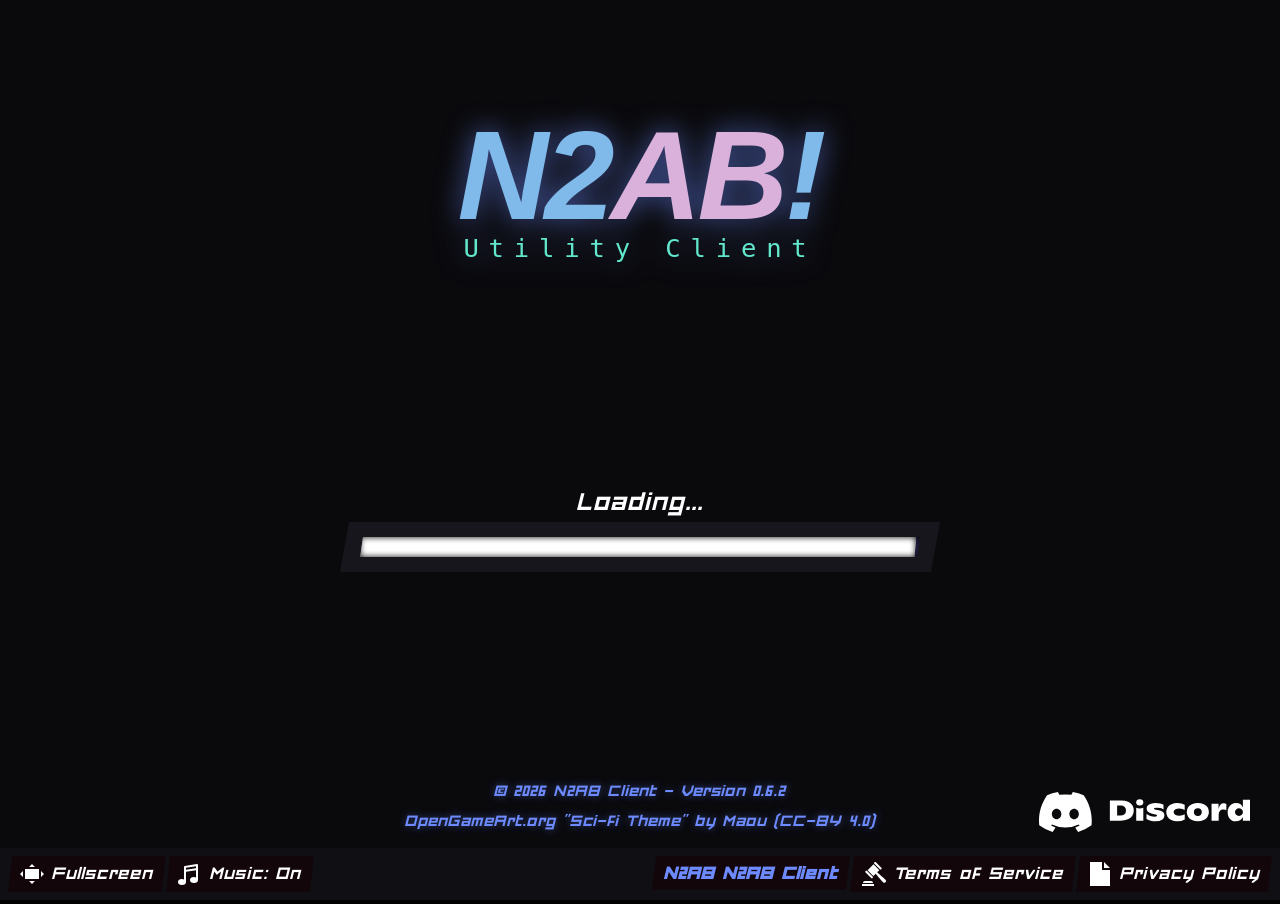
<file: index.html>
<!doctype html><html><head><meta charset="utf-8"><link rel="preload" href="forced_square.woff2" as="font" type="font/woff2" crossorigin="anonymous"/><link rel="preload" href="images/logo.svg" as="image" type="image/svg+xml"/><link rel="preload" href="images/discord.svg" as="image" type="image/svg+xml"/><link rel="manifest" href="manifest.json"/><link rel="icon" href="https://tierlist.pcsmp.net/logo.png" type="image/png"/><meta name="viewport" content="width=device-width,initial-scale=1,minimum-scale=1,maximum-scale=1,viewport-fit=cover,user-scalable=no"><script defer="defer" src="error_screen.bundle.js"></script><script src="n2ab_client.wasm.js"></script><script src="n2ab_client.bundle.js"></script><script defer="defer" src="main.bundle.js"></script></head><body><canvas id="screen"></canvas><div id="ui"></div><div id="transition-layer"></div></body></html>
</file>
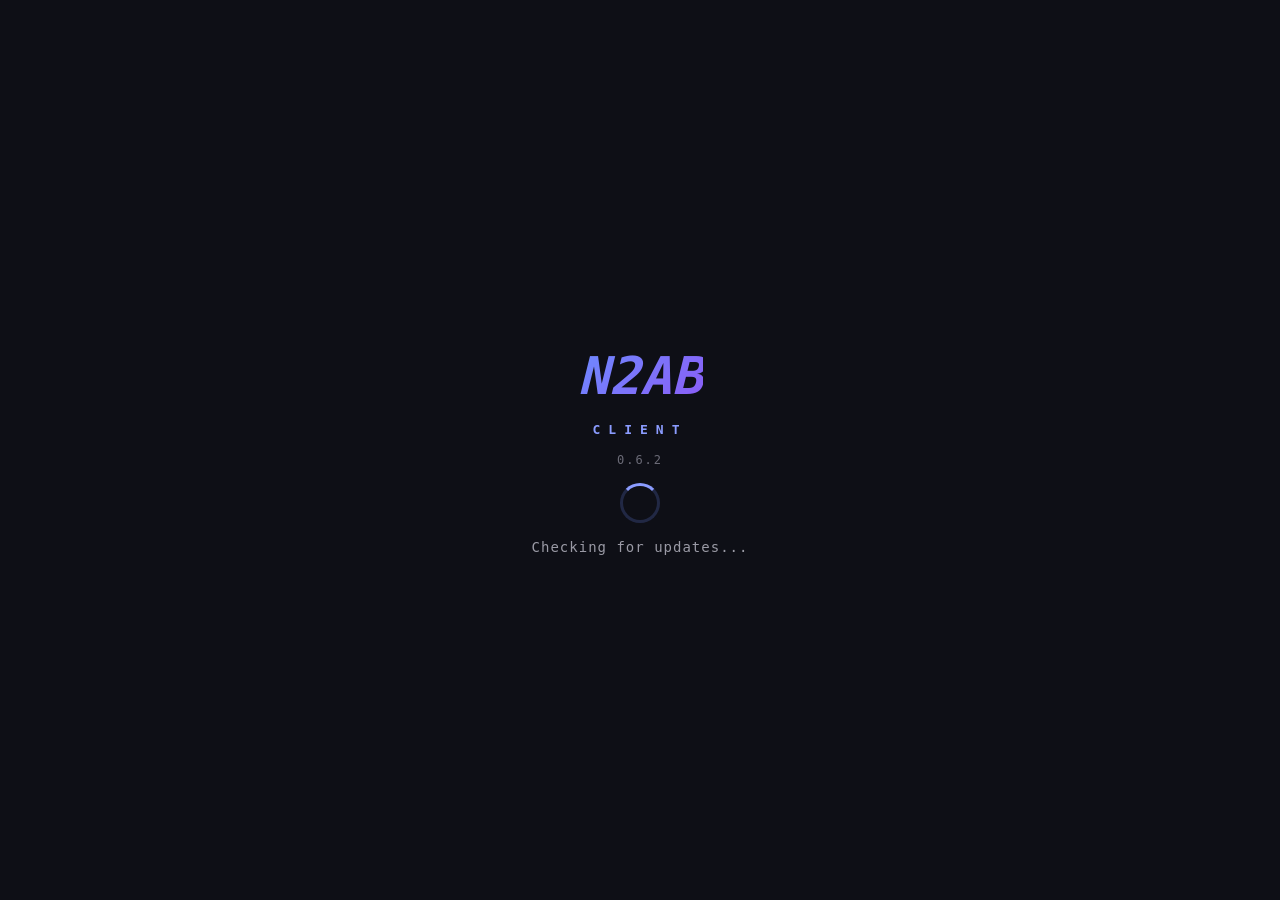
<file: n2ab_client.splash.html>
<!doctype html>
<meta charset="utf-8" />
<style>
  html, body { margin: 0; height: 100%; background: #0e0f16; color: #fff; font-family: ui-monospace, monospace; overflow: hidden; }
  .w { position: absolute; inset: 0; display: flex; flex-direction: column; align-items: center; justify-content: center; gap: 16px; }
  .logo { font-size: 52px; font-weight: 900; font-style: italic; background: linear-gradient(135deg,#6d8bff,#8b5cf6); -webkit-background-clip: text; background-clip: text; -webkit-text-fill-color: transparent; }
  .logo b { color: inherit; }
  .sub { color: #8b9cff; letter-spacing: 8px; font-size: 13px; font-weight: 800; }
  .ver { color: #6a6a76; font-size: 12px; letter-spacing: 2px; }
  .ver i { color: #8b9cff; font-style: normal; margin: 0 4px; }
  .ver u { color: #fff; text-decoration: none; font-weight: 700; }
  .spin { width: 34px; height: 34px; border: 3px solid rgba(109,139,255,.2); border-top-color: #8b9cff; border-radius: 50%; animation: s .8s linear infinite; }
  @keyframes s { to { transform: rotate(360deg); } }
  .wrap { width: 420px; display: none; flex-direction: column; gap: 8px; }
  .bar { height: 22px; background: #151725; border: 1px solid rgba(109,139,255,.4); overflow: hidden; position: relative; }
  .fill {
    height: 100%; width: 0; transition: width .18s linear;
    background-image: repeating-linear-gradient(115deg, #6d8bff 0 14px, #8b5cf6 14px 28px);
    background-size: 28px 100%;
    animation: stripe .55s linear infinite;
    box-shadow: 0 0 18px rgba(109,139,255,.45);
  }
  @keyframes stripe { to { background-position: 28px 0; } }
  .pct { position: absolute; inset: 0; display: flex; align-items: center; justify-content: center; font-size: 11px; font-weight: 800; letter-spacing: 2px; color: #fff; text-shadow: 0 1px 3px rgba(0,0,0,.9); }
  .meta { display: flex; justify-content: space-between; font-size: 11px; color: #6a6a76; letter-spacing: 1px; }
  .msg { color: #9a9aa5; font-size: 14px; letter-spacing: 1px; }
  @media (prefers-reduced-motion: reduce) {
    .spin { animation: none; }
    .fill { animation: none; }
  }
</style>

<div class="w">
  <div class="logo">N2<b>AB</b></div>
  <div class="sub">CLIENT</div>
  <div class="ver" id="v">0.6.2</div>
  <div class="spin" id="spin"></div>
  <div class="wrap" id="bw">
    <div class="bar">
      <div class="fill" id="fl"></div>
      <div class="pct" id="pc"></div>
    </div>
    <div class="meta">
      <span id="mb"></span>
      <span id="tot"></span>
    </div>
  </div>
  <div class="msg" id="m">Checking for updates...</div>
</div>

<script>
  const $ = (id) => document.getElementById(id);
  const mbs = (n) => (n / 1048576).toFixed(1) + " MB";

  window.n2ab = (d) => {
    if (d.state === "local") {
      $("v").innerHTML = d.game + " &middot; build <u>" + d.build + "</u>";
      return;
    }
    if (d.state === "info") {
      $("v").innerHTML = d.game + " &middot; build " + d.from + "<i>&rarr;</i><u>" + d.to + "</u>";
      return;
    }
    if (d.state === "downloading") {
      $("spin").style.display = "none";
      $("bw").style.display = "flex";
      const p = d.pct || 0;
      $("fl").style.width = p + "%";
      $("pc").textContent = p + "%";
      if (d.got) {
        $("mb").textContent = mbs(d.got);
        $("tot").textContent = d.total ? mbs(d.total) : "";
      }
      $("m").textContent = "Downloading update";
    } else if (d.state === "verifying") {
      $("m").textContent = "Verifying download";
    } else if (d.state === "restarting") {
      $("m").textContent = "Restarting";
    } else if (d.state === "uptodate") {
      $("spin").style.display = "none";
      if (d.build != null) $("v").innerHTML = d.game + " &middot; build <u>" + d.build + "</u>";
      $("m").textContent = "Up to date";
    } else if (d.state === "skipped") {
      $("spin").style.display = "none";
      if (d.build != null) $("v").innerHTML = d.game + " &middot; build <u>" + d.build + "</u> <i>DEV</i>";
      $("m").textContent = "Update check skipped";
    } else if (d.state === "error") {
      $("spin").style.display = "none";
      $("m").textContent = "Launching";
    }
  };
</script>
</file>
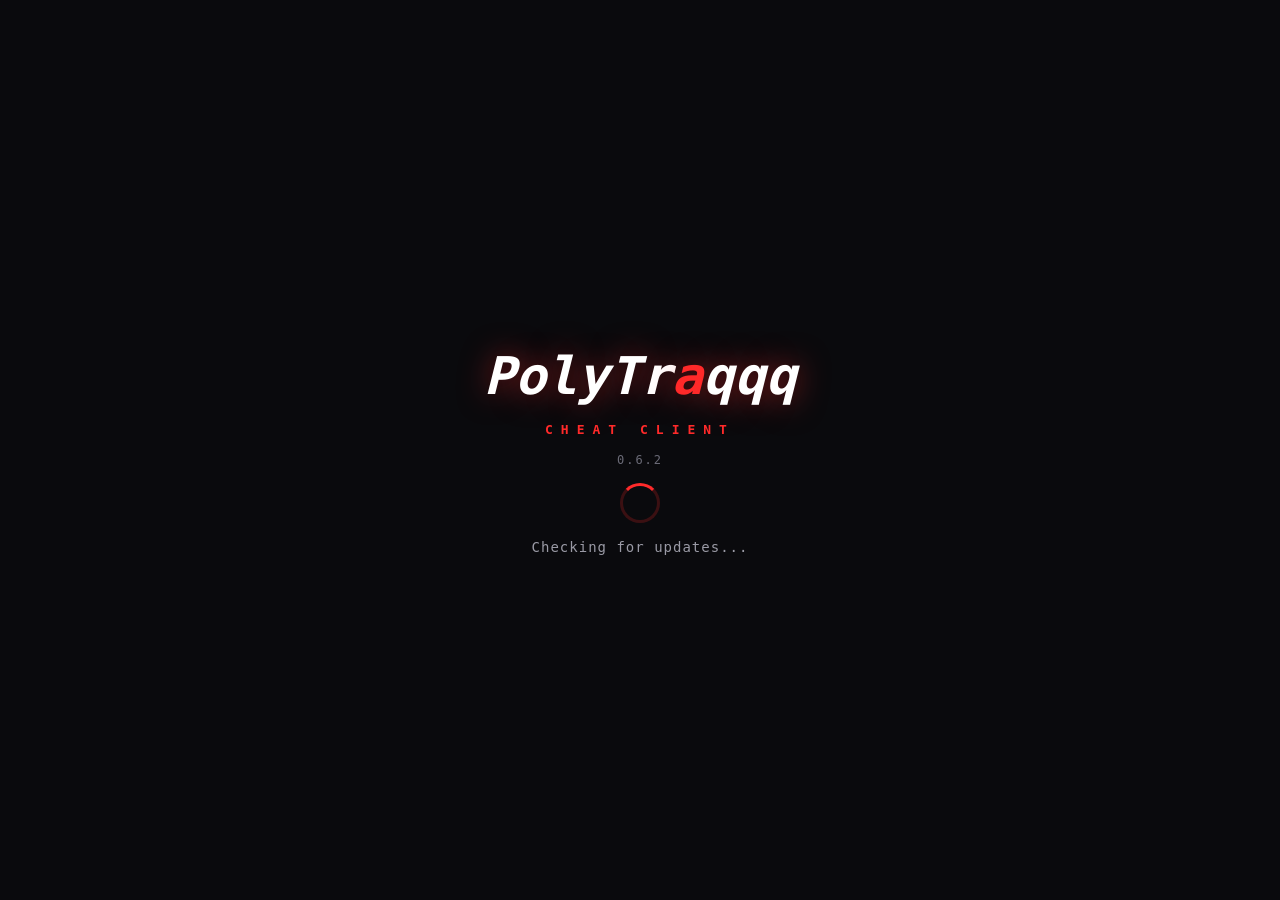
<file: polytraqqq.splash.html>
<!doctype html>
<meta charset="utf-8" />
<style>
  html, body { margin: 0; height: 100%; background: #0a0a0d; color: #fff; font-family: ui-monospace, monospace; overflow: hidden; }
  .w { position: absolute; inset: 0; display: flex; flex-direction: column; align-items: center; justify-content: center; gap: 16px; }
  .logo { font-size: 52px; font-weight: 900; font-style: italic; text-shadow: 0 0 30px rgba(255,42,42,.5); }
  .logo b { color: #ff2a2a; }
  .sub { color: #ff2a2a; letter-spacing: 8px; font-size: 13px; font-weight: 800; }
  .ver { color: #6a6a76; font-size: 12px; letter-spacing: 2px; }
  .ver i { color: #ff2a2a; font-style: normal; margin: 0 4px; }
  .ver u { color: #fff; text-decoration: none; font-weight: 700; }
  .spin { width: 34px; height: 34px; border: 3px solid rgba(255,42,42,.2); border-top-color: #ff2a2a; border-radius: 50%; animation: s .8s linear infinite; }
  @keyframes s { to { transform: rotate(360deg); } }
  .wrap { width: 420px; display: none; flex-direction: column; gap: 8px; }
  .bar { height: 22px; background: #14141b; border: 1px solid rgba(255,42,42,.4); overflow: hidden; position: relative; }
  .fill {
    height: 100%; width: 0; transition: width .18s linear;
    background-image: repeating-linear-gradient(115deg, #ff2a2a 0 14px, #96101a 14px 28px);
    background-size: 28px 100%;
    animation: stripe .55s linear infinite;
    box-shadow: 0 0 18px rgba(255,42,42,.45);
  }
  @keyframes stripe { to { background-position: 28px 0; } }
  .pct { position: absolute; inset: 0; display: flex; align-items: center; justify-content: center; font-size: 11px; font-weight: 800; letter-spacing: 2px; color: #fff; text-shadow: 0 1px 3px rgba(0,0,0,.9); }
  .meta { display: flex; justify-content: space-between; font-size: 11px; color: #6a6a76; letter-spacing: 1px; }
  .msg { color: #9a9aa5; font-size: 14px; letter-spacing: 1px; }
  @media (prefers-reduced-motion: reduce) {
    .spin { animation: none; }
    .fill { animation: none; }
  }
</style>

<div class="w">
  <div class="logo">PolyTr<b>a</b>qqq</div>
  <div class="sub">CHEAT CLIENT</div>
  <div class="ver" id="v">0.6.2</div>
  <div class="spin" id="spin"></div>
  <div class="wrap" id="bw">
    <div class="bar">
      <div class="fill" id="fl"></div>
      <div class="pct" id="pc"></div>
    </div>
    <div class="meta">
      <span id="mb"></span>
      <span id="tot"></span>
    </div>
  </div>
  <div class="msg" id="m">Checking for updates...</div>
</div>

<script>
  const $ = (id) => document.getElementById(id);
  const mbs = (n) => (n / 1048576).toFixed(1) + " MB";

  window.ptq = (d) => {
    if (d.state === "local") {
      $("v").innerHTML = d.game + " &middot; build <u>" + d.build + "</u>";
      return;
    }
    if (d.state === "info") {
      $("v").innerHTML = d.game + " &middot; build " + d.from + "<i>&rarr;</i><u>" + d.to + "</u>";
      return;
    }
    if (d.state === "downloading") {
      $("spin").style.display = "none";
      $("bw").style.display = "flex";
      const p = d.pct || 0;
      $("fl").style.width = p + "%";
      $("pc").textContent = p + "%";
      if (d.got) {
        $("mb").textContent = mbs(d.got);
        $("tot").textContent = d.total ? mbs(d.total) : "";
      }
      $("m").textContent = "Downloading update";
    } else if (d.state === "verifying") {
      $("m").textContent = "Verifying download";
    } else if (d.state === "restarting") {
      $("m").textContent = "Restarting";
    } else if (d.state === "uptodate") {
      $("spin").style.display = "none";
      if (d.build != null) $("v").innerHTML = d.game + " &middot; build <u>" + d.build + "</u>";
      $("m").textContent = "Up to date";
    } else if (d.state === "skipped") {
      $("spin").style.display = "none";
      if (d.build != null) $("v").innerHTML = d.game + " &middot; build <u>" + d.build + "</u> <i>DEV</i>";
      $("m").textContent = "Update check skipped";
    } else if (d.state === "error") {
      $("spin").style.display = "none";
      $("m").textContent = "Launching";
    }
  };
</script>
</file>
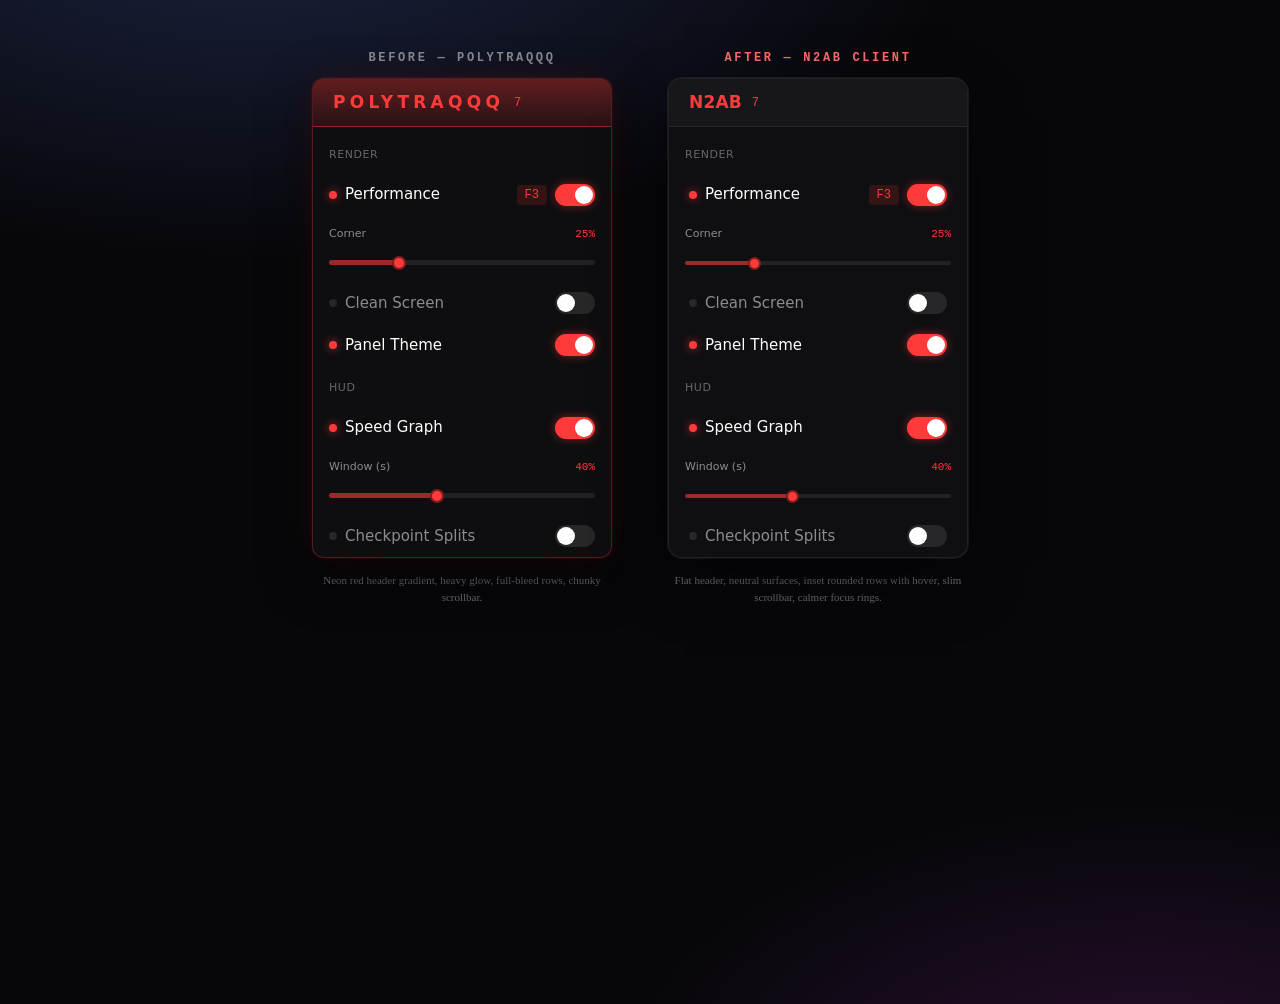
<file: tools/panel-preview.html>
<!doctype html><meta charset="utf-8">
<title>N2AB Client - module panel</title>
<style>
  :root {
  --ptq-red: #ff2a2a;
  --ptq-red-hi: #ff3a3a;
  --ptq-red-deep: #c01818;
  --ptq-red-glow: rgba(255,42,42,.45);
  --ptq-warn: #f2b736;
  --ptq-bg: #0a0a0d;
  --ptq-bg-2: #16161c;
  --ptq-panel: linear-gradient(180deg, var(--ptq-bg-2), var(--ptq-bg));
  --ptq-panel-solid: #0e0e13;
  --ptq-text: #ffffff;
  --ptq-text-dim: #7a7a82;
  --ptq-border: #2a2a32;
  --ptq-glow: 0 0 10px var(--ptq-red-glow);
  --ptq-shadow: 0 6px 24px rgba(0,0,0,.7);
  --ptq-mono: ui-monospace, "JetBrains Mono", monospace;
  --ptq-cut: 14px;
  --ptq-logo-filter: hue-rotate(180deg) saturate(3) brightness(1.1) drop-shadow(0 0 14px var(--ptq-red-glow));
}
  :root {
  --n2ab-red: #ff2a2a;
  --n2ab-red-hi: #ff3a3a;
  --n2ab-red-deep: #c01818;
  --n2ab-red-glow: rgba(255,42,42,.45);
  --n2ab-warn: #f2b736;
  --n2ab-bg: #0a0a0d;
  --n2ab-bg-2: #16161c;
  --n2ab-panel: linear-gradient(180deg, var(--n2ab-bg-2), var(--n2ab-bg));
  --n2ab-panel-solid: #0e0e13;
  --n2ab-text: #ffffff;
  --n2ab-text-dim: #7a7a82;
  --n2ab-border: #2a2a32;
  --n2ab-glow: 0 0 10px var(--n2ab-red-glow);
  --n2ab-shadow: 0 6px 24px rgba(0,0,0,.7);
  --n2ab-mono: ui-monospace, "JetBrains Mono", monospace;
  --n2ab-cut: 14px;
  --n2ab-logo-filter: hue-rotate(180deg) saturate(3) brightness(1.1) drop-shadow(0 0 14px var(--n2ab-red-glow));
}
  body{margin:0;min-height:100vh;background:
    radial-gradient(1200px 600px at 20% -10%, #1b2340 0%, transparent 60%),
    radial-gradient(900px 500px at 90% 110%, #2a1030 0%, transparent 60%), #07070a;
    font-family:ui-sans-serif,system-ui,sans-serif;display:flex;gap:56px;
    align-items:flex-start;justify-content:center;padding:52px 28px}
  .col{display:flex;flex-direction:column;align-items:center;gap:14px}
  .cap{font:600 12px/1 ui-monospace,monospace;letter-spacing:.22em;text-transform:uppercase}
  .a{color:#8b8b92}.b{color:#ff6a6a}
  .note{font:400 11px/1.5 ui-sans-serif;color:#6a6a76;max-width:300px;text-align:center}
</style>
<div class="col">
  <div class="cap a">Before &mdash; PolyTraqqq</div>
  <div id="old"></div>
  <div class="note">Neon red header gradient, heavy glow, full-bleed rows, chunky scrollbar.</div>
</div>
<div class="col">
  <div class="cap b">After &mdash; N2AB Client</div>
  <div id="new"></div>
  <div class="note">Flat header, neutral surfaces, inset rounded rows with hover, slim scrollbar, calmer focus rings.</div>
</div>
<script>
  const mk = (hostId, css, markup) => {
    const host = document.getElementById(hostId);
    const sr = host.attachShadow({ mode: "open" });
    const st = document.createElement("style");
    st.textContent = css;
    sr.appendChild(st);
    const wrap = document.createElement("div");
    wrap.innerHTML = markup;
    sr.appendChild(wrap);
  };
  mk("old", ":host{all:initial;--pf-size-mult:clamp(1,calc(0.8 + 0.04167vw),1.25)}.pf-drag-handle{cursor:grab}.pf-drag-handle:active{cursor:grabbing}input[type=range].pf-slider{-webkit-appearance:none;-moz-appearance:none;appearance:none;width:100%;height:5px;border-radius:3px;background:linear-gradient(to right,color-mix(in srgb,var(--ptq-red-hi) 60%,transparent) 0,color-mix(in srgb,var(--ptq-red-hi) 60%,transparent) var(--pf-fill,0),hsla(0,0%,100%,.08) var(--pf-fill,0),hsla(0,0%,100%,.08) 100%);outline:none;transition:background 80ms linear}input[type=range].pf-slider::-webkit-slider-thumb{-webkit-appearance:none;appearance:none;width:14px;height:14px;border-radius:50%;background:var(--ptq-red-hi);cursor:pointer;border:2px solid rgba(0,0,0,.5);box-shadow:0 0 0 0 color-mix(in srgb,var(--ptq-red-hi) 50%,transparent);-webkit-transition:box-shadow .12s ease,transform .12s ease;transition:box-shadow .12s ease,transform .12s ease}input[type=range].pf-slider::-webkit-slider-thumb:hover{box-shadow:0 0 0 4px color-mix(in srgb,var(--ptq-red-hi) 18%,transparent);transform:scale(1.1)}input[type=range].pf-slider::-moz-range-thumb{width:14px;height:14px;border-radius:50%;background:var(--ptq-red-hi);cursor:pointer;border:2px solid rgba(0,0,0,.5)}.pf-scroll{scrollbar-width:thin;scrollbar-color:color-mix(in srgb,var(--ptq-red-hi) 55%,transparent) transparent}.pf-scroll::-webkit-scrollbar{width:10px}.pf-scroll::-webkit-scrollbar-track{background:rgba(0,0,0,.3);border-radius:0}.pf-scroll::-webkit-scrollbar-thumb{background:linear-gradient(to bottom,color-mix(in srgb,var(--ptq-red-hi) 70%,transparent),color-mix(in srgb,var(--ptq-red) 70%,transparent));border-radius:5px;border:2px solid transparent;background-clip:content-box;-webkit-transition:background .12s ease;transition:background .12s ease}.pf-scroll::-webkit-scrollbar-thumb:hover{background:linear-gradient(to bottom,var(--ptq-red-hi),var(--ptq-red-deep));background-clip:content-box}.pf-scroll::-webkit-scrollbar-corner{background:transparent}.pf-panel-glow{box-shadow:0 16px 50px rgba(0,0,0,.65),0 0 0 1px color-mix(in srgb,var(--ptq-red-hi) 8%,transparent),0 0 32px -8px color-mix(in srgb,var(--ptq-red-hi) 25%,transparent)}*,:after,:before{--tw-border-spacing-x:0;--tw-border-spacing-y:0;--tw-translate-x:0;--tw-translate-y:0;--tw-rotate:0;--tw-skew-x:0;--tw-skew-y:0;--tw-scale-x:1;--tw-scale-y:1;--tw-pan-x: ;--tw-pan-y: ;--tw-pinch-zoom: ;--tw-scroll-snap-strictness:proximity;--tw-gradient-from-position: ;--tw-gradient-via-position: ;--tw-gradient-to-position: ;--tw-ordinal: ;--tw-slashed-zero: ;--tw-numeric-figure: ;--tw-numeric-spacing: ;--tw-numeric-fraction: ;--tw-ring-inset: ;--tw-ring-offset-width:0px;--tw-ring-offset-color:#fff;--tw-ring-color:rgba(59,130,246,.5);--tw-ring-offset-shadow:0 0 #0000;--tw-ring-shadow:0 0 #0000;--tw-shadow:0 0 #0000;--tw-shadow-colored:0 0 #0000;--tw-blur: ;--tw-brightness: ;--tw-contrast: ;--tw-grayscale: ;--tw-hue-rotate: ;--tw-invert: ;--tw-saturate: ;--tw-sepia: ;--tw-drop-shadow: ;--tw-backdrop-blur: ;--tw-backdrop-brightness: ;--tw-backdrop-contrast: ;--tw-backdrop-grayscale: ;--tw-backdrop-hue-rotate: ;--tw-backdrop-invert: ;--tw-backdrop-opacity: ;--tw-backdrop-saturate: ;--tw-backdrop-sepia: ;--tw-contain-size: ;--tw-contain-layout: ;--tw-contain-paint: ;--tw-contain-style: }::backdrop{--tw-border-spacing-x:0;--tw-border-spacing-y:0;--tw-translate-x:0;--tw-translate-y:0;--tw-rotate:0;--tw-skew-x:0;--tw-skew-y:0;--tw-scale-x:1;--tw-scale-y:1;--tw-pan-x: ;--tw-pan-y: ;--tw-pinch-zoom: ;--tw-scroll-snap-strictness:proximity;--tw-gradient-from-position: ;--tw-gradient-via-position: ;--tw-gradient-to-position: ;--tw-ordinal: ;--tw-slashed-zero: ;--tw-numeric-figure: ;--tw-numeric-spacing: ;--tw-numeric-fraction: ;--tw-ring-inset: ;--tw-ring-offset-width:0px;--tw-ring-offset-color:#fff;--tw-ring-color:rgba(59,130,246,.5);--tw-ring-offset-shadow:0 0 #0000;--tw-ring-shadow:0 0 #0000;--tw-shadow:0 0 #0000;--tw-shadow-colored:0 0 #0000;--tw-blur: ;--tw-brightness: ;--tw-contrast: ;--tw-grayscale: ;--tw-hue-rotate: ;--tw-invert: ;--tw-saturate: ;--tw-sepia: ;--tw-drop-shadow: ;--tw-backdrop-blur: ;--tw-backdrop-brightness: ;--tw-backdrop-contrast: ;--tw-backdrop-grayscale: ;--tw-backdrop-hue-rotate: ;--tw-backdrop-invert: ;--tw-backdrop-opacity: ;--tw-backdrop-saturate: ;--tw-backdrop-sepia: ;--tw-contain-size: ;--tw-contain-layout: ;--tw-contain-paint: ;--tw-contain-style: }\n\n/*! tailwindcss v3.4.19 | MIT License | https://tailwindcss.com*/*,:after,:before{box-sizing:border-box;border:0 solid #e5e7eb}:after,:before{--tw-content:\"\"}:host,html{line-height:1.5;-webkit-text-size-adjust:100%;-moz-tab-size:4;-o-tab-size:4;tab-size:4;font-family:ui-sans-serif,system-ui,sans-serif,Apple Color Emoji,Segoe UI Emoji,Segoe UI Symbol,Noto Color Emoji;font-feature-settings:normal;font-variation-settings:normal;-webkit-tap-highlight-color:transparent}body{margin:0;line-height:inherit}hr{height:0;color:inherit;border-top-width:1px}abbr:where([title]){-webkit-text-decoration:underline dotted;text-decoration:underline dotted}h1,h2,h3,h4,h5,h6{font-size:inherit;font-weight:inherit}a{color:inherit;text-decoration:inherit}b,strong{font-weight:bolder}code,kbd,pre,samp{font-family:ui-monospace,JetBrains Mono,SF Mono,Menlo,monospace;font-feature-settings:normal;font-variation-settings:normal;font-size:1em}small{font-size:80%}sub,sup{font-size:75%;line-height:0;position:relative;vertical-align:baseline}sub{bottom:-.25em}sup{top:-.5em}table{text-indent:0;border-color:inherit;border-collapse:collapse}button,input,optgroup,select,textarea{font-family:inherit;font-feature-settings:inherit;font-variation-settings:inherit;font-size:100%;font-weight:inherit;line-height:inherit;letter-spacing:inherit;color:inherit;margin:0;padding:0}button,select{text-transform:none}button,input:where([type=button]),input:where([type=reset]),input:where([type=submit]){-webkit-appearance:button;background-color:transparent;background-image:none}:-moz-focusring{outline:auto}:-moz-ui-invalid{box-shadow:none}progress{vertical-align:baseline}::-webkit-inner-spin-button,::-webkit-outer-spin-button{height:auto}[type=search]{-webkit-appearance:textfield;outline-offset:-2px}::-webkit-search-decoration{-webkit-appearance:none}::-webkit-file-upload-button{-webkit-appearance:button;font:inherit}summary{display:list-item}blockquote,dd,dl,figure,h1,h2,h3,h4,h5,h6,hr,p,pre{margin:0}fieldset{margin:0}fieldset,legend{padding:0}menu,ol,ul{list-style:none;margin:0;padding:0}dialog{padding:0}textarea{resize:vertical}input::-moz-placeholder,textarea::-moz-placeholder{opacity:1;color:#9ca3af}input::placeholder,textarea::placeholder{opacity:1;color:#9ca3af}[role=button],button{cursor:pointer}:disabled{cursor:default}audio,canvas,embed,iframe,img,object,svg,video{display:block;vertical-align:middle}img,video{max-width:100%;height:auto}[hidden]:where(:not([hidden=until-found])){display:none}.pointer-events-none{pointer-events:none}.pointer-events-auto{pointer-events:auto}.visible{visibility:visible}.fixed{position:fixed}.absolute{position:absolute}.relative{position:relative}.inset-0{inset:0}.left-1\\/2{left:50%}.left-4{left:1rem}.top-20{top:5rem}.top-24{top:6rem}.top-4{top:1rem}.top-\\[2px\\]{top:2px}.mb-1{margin-bottom:.25rem}.mb-1\\.5{margin-bottom:.375rem}.mb-2{margin-bottom:.5rem}.flex{display:flex}.inline-flex{display:inline-flex}.hidden{display:none}.h-12{height:3rem}.h-2{height:.5rem}.h-20{height:5rem}.h-7{height:1.75rem}.h-8{height:2rem}.h-9{height:2.25rem}.h-\\[18px\\]{height:18px}.h-\\[22px\\]{height:22px}.h-\\[42px\\]{height:42px}.min-h-\\[44px\\]{min-height:44px}.w-10{width:2.5rem}.w-16{width:4rem}.w-2{width:.5rem}.w-24{width:6rem}.w-4{width:1rem}.w-7{width:1.75rem}.w-\\[18px\\]{width:18px}.w-full{width:100%}.min-w-0{min-width:0}.max-w-\\[40vw\\]{max-width:40vw}.flex-1{flex:1 1 0%}.shrink-0{flex-shrink:0}.-translate-x-1\\/2{--tw-translate-x:-50%}.-translate-x-1\\/2,.translate-x-\\[20px\\]{transform:translate(var(--tw-translate-x),var(--tw-translate-y)) rotate(var(--tw-rotate)) skewX(var(--tw-skew-x)) skewY(var(--tw-skew-y)) scaleX(var(--tw-scale-x)) scaleY(var(--tw-scale-y))}.translate-x-\\[20px\\]{--tw-translate-x:20px}.translate-x-\\[2px\\]{--tw-translate-x:2px}.rotate-90,.translate-x-\\[2px\\]{transform:translate(var(--tw-translate-x),var(--tw-translate-y)) rotate(var(--tw-rotate)) skewX(var(--tw-skew-x)) skewY(var(--tw-skew-y)) scaleX(var(--tw-scale-x)) scaleY(var(--tw-scale-y))}.rotate-90{--tw-rotate:90deg}.transform{transform:translate(var(--tw-translate-x),var(--tw-translate-y)) rotate(var(--tw-rotate)) skewX(var(--tw-skew-x)) skewY(var(--tw-skew-y)) scaleX(var(--tw-scale-x)) scaleY(var(--tw-scale-y))}@keyframes pf-pop-in{0%{opacity:0;transform:scale(.96) translateY(-8px)}to{opacity:1;transform:scale(1) translateY(0)}}.animate-pf-pop-in{animation:pf-pop-in .2s cubic-bezier(.34,1.56,.64,1) both}@keyframes pf-pulse{50%{opacity:.6}}.animate-pf-pulse{animation:pf-pulse 1s ease-in-out infinite}.cursor-pointer{cursor:pointer}.select-none{-webkit-user-select:none;-moz-user-select:none;user-select:none}.resize-none{resize:none}.flex-col{flex-direction:column}.flex-wrap{flex-wrap:wrap}.items-center{align-items:center}.justify-center{justify-content:center}.justify-between{justify-content:space-between}.gap-1{gap:.25rem}.gap-1\\.5{gap:.375rem}.gap-2{gap:.5rem}.gap-2\\.5{gap:.625rem}.gap-3{gap:.75rem}.gap-3\\.5{gap:.875rem}.gap-4{gap:1rem}.gap-x-4{-moz-column-gap:1rem;column-gap:1rem}.gap-y-1\\.5{row-gap:.375rem}.overflow-hidden{overflow:hidden}.overflow-x-auto{overflow-x:auto}.overflow-y-auto{overflow-y:auto}.truncate{overflow:hidden;text-overflow:ellipsis;white-space:nowrap}.whitespace-pre-wrap{white-space:pre-wrap}.rounded{border-radius:.25rem}.rounded-2xl{border-radius:1rem}.rounded-full{border-radius:9999px}.rounded-lg{border-radius:.5rem}.rounded-xl{border-radius:.75rem}.border{border-width:1px}.border-2{border-width:2px}.border-y{border-top-width:1px}.border-b,.border-y{border-bottom-width:1px}.border-dashed{border-style:dashed}.border-pf-accent{--tw-border-opacity:1;border-color:rgb(255 58 58/var(--tw-border-opacity,1))}.border-pf-accent\\/30{border-color:rgba(255,58,58,.3)}.border-pf-accent\\/40{border-color:rgba(255,58,58,.4)}.border-pf-accent\\/70{border-color:rgba(255,58,58,.7)}.border-pf-panel-border\\/30{border-color:rgba(255,58,58,.3)}.border-transparent{border-color:transparent}.border-white\\/10{border-color:hsla(0,0%,100%,.1)}.border-white\\/15{border-color:hsla(0,0%,100%,.15)}.border-white\\/\\[0\\.05\\]{border-color:hsla(0,0%,100%,.05)}.border-white\\/\\[0\\.06\\]{border-color:hsla(0,0%,100%,.06)}.border-white\\/\\[0\\.08\\]{border-color:hsla(0,0%,100%,.08)}.bg-black\\/15{background-color:rgba(0,0,0,.15)}.bg-black\\/20{background-color:rgba(0,0,0,.2)}.bg-black\\/25{background-color:rgba(0,0,0,.25)}.bg-black\\/30{background-color:rgba(0,0,0,.3)}.bg-black\\/35{background-color:rgba(0,0,0,.35)}.bg-black\\/40{background-color:rgba(0,0,0,.4)}.bg-pf-accent{--tw-bg-opacity:1;background-color:rgb(255 58 58/var(--tw-bg-opacity,1))}.bg-pf-accent\\/10{background-color:rgba(255,58,58,.1)}.bg-pf-accent\\/15{background-color:rgba(255,58,58,.15)}.bg-pf-accent\\/20{background-color:rgba(255,58,58,.2)}.bg-pf-accent\\/25{background-color:rgba(255,58,58,.25)}.bg-pf-accent\\/30{background-color:rgba(255,58,58,.3)}.bg-pf-accent\\/85{background-color:rgba(255,58,58,.85)}.bg-pf-panel\\/95{background-color:rgba(15,15,17,.95)}.bg-transparent{background-color:transparent}.bg-white{--tw-bg-opacity:1;background-color:rgb(255 255 255/var(--tw-bg-opacity,1))}.bg-white\\/10{background-color:hsla(0,0%,100%,.1)}.bg-white\\/5{background-color:hsla(0,0%,100%,.05)}.bg-white\\/\\[0\\.06\\]{background-color:hsla(0,0%,100%,.06)}.bg-gradient-to-b{background-image:linear-gradient(to bottom,var(--tw-gradient-stops))}.from-pf-accent\\/35{--tw-gradient-from:rgba(255,58,58,.35) var(--tw-gradient-from-position);--tw-gradient-to:rgba(255,58,58,0) var(--tw-gradient-to-position);--tw-gradient-stops:var(--tw-gradient-from),var(--tw-gradient-to)}.to-pf-accent\\/10{--tw-gradient-to:rgba(255,58,58,.1) var(--tw-gradient-to-position)}.p-0\\.5{padding:.125rem}.p-4{padding:1rem}.px-2{padding-left:.5rem;padding-right:.5rem}.px-2\\.5{padding-left:.625rem;padding-right:.625rem}.px-3{padding-left:.75rem;padding-right:.75rem}.px-4{padding-left:1rem;padding-right:1rem}.px-5{padding-left:1.25rem;padding-right:1.25rem}.py-0\\.5{padding-top:.125rem;padding-bottom:.125rem}.py-1{padding-top:.25rem;padding-bottom:.25rem}.py-1\\.5{padding-top:.375rem;padding-bottom:.375rem}.py-2{padding-top:.5rem;padding-bottom:.5rem}.py-2\\.5{padding-top:.625rem;padding-bottom:.625rem}.py-3{padding-top:.75rem;padding-bottom:.75rem}.py-3\\.5{padding-top:.875rem;padding-bottom:.875rem}.py-6{padding-top:1.5rem;padding-bottom:1.5rem}.pb-2\\.5{padding-bottom:.625rem}.pl-1{padding-left:.25rem}.pl-3{padding-left:.75rem}.pr-1{padding-right:.25rem}.pr-3\\.5{padding-right:.875rem}.pt-3\\.5{padding-top:.875rem}.text-center{text-align:center}.text-right{text-align:right}.font-mono{font-family:ui-monospace,JetBrains Mono,SF Mono,Menlo,monospace}.text-\\[10px\\]{font-size:10px}.text-\\[11px\\]{font-size:11px}.text-\\[12px\\]{font-size:12px}.text-\\[13px\\]{font-size:13px}.text-\\[14px\\]{font-size:14px}.text-\\[15px\\]{font-size:15px}.text-\\[17px\\]{font-size:17px}.font-bold{font-weight:700}.font-medium{font-weight:500}.font-semibold{font-weight:600}.uppercase{text-transform:uppercase}.italic{font-style:italic}.leading-\\[1\\.4\\]{line-height:1.4}.leading-none{line-height:1}.tracking-\\[0\\.25em\\]{letter-spacing:.25em}.tracking-wide{letter-spacing:.025em}.tracking-wider{letter-spacing:.05em}.text-pf-accent{--tw-text-opacity:1;color:rgb(255 58 58/var(--tw-text-opacity,1))}.text-pf-accent\\/85{color:rgba(255,58,58,.85)}.text-pf-text{--tw-text-opacity:1;color:rgb(232 232 234/var(--tw-text-opacity,1))}.text-pf-text-dim{--tw-text-opacity:1;color:rgb(139 139 146/var(--tw-text-opacity,1))}.text-pf-text-dim\\/70{color:hsla(240,3%,56%,.7)}.text-pf-text-dim\\/75{color:hsla(240,3%,56%,.75)}.text-pf-text\\/90{color:hsla(240,5%,91%,.9)}.text-red-400{--tw-text-opacity:1;color:rgb(248 113 113/var(--tw-text-opacity,1))}.text-white{--tw-text-opacity:1;color:rgb(255 255 255/var(--tw-text-opacity,1))}.text-white\\/85{color:hsla(0,0%,100%,.85)}.text-white\\/90{color:hsla(0,0%,100%,.9)}.shadow{--tw-shadow:0 1px 3px 0 rgba(0,0,0,.1),0 1px 2px -1px rgba(0,0,0,.1);--tw-shadow-colored:0 1px 3px 0 var(--tw-shadow-color),0 1px 2px -1px var(--tw-shadow-color);box-shadow:var(--tw-ring-offset-shadow,0 0 #0000),var(--tw-ring-shadow,0 0 #0000),var(--tw-shadow)}.shadow-\\[0_0_10px_rgba\\(255\\2c 58\\2c 58\\2c 0\\.45\\)\\]{--tw-shadow:0 0 10px rgba(255,58,58,.45);--tw-shadow-colored:0 0 10px var(--tw-shadow-color);box-shadow:var(--tw-ring-offset-shadow,0 0 #0000),var(--tw-ring-shadow,0 0 #0000),var(--tw-shadow)}.shadow-\\[0_0_10px_rgba\\(255\\2c 58\\2c 58\\2c 0\\.7\\)\\]{--tw-shadow:0 0 10px rgba(255,58,58,.7);--tw-shadow-colored:0 0 10px var(--tw-shadow-color)}.shadow-\\[0_0_10px_rgba\\(255\\2c 58\\2c 58\\2c 0\\.7\\)\\],.shadow-sm{box-shadow:var(--tw-ring-offset-shadow,0 0 #0000),var(--tw-ring-shadow,0 0 #0000),var(--tw-shadow)}.shadow-sm{--tw-shadow:0 1px 2px 0 rgba(0,0,0,.05);--tw-shadow-colored:0 1px 2px 0 var(--tw-shadow-color)}.outline-none{outline:2px solid transparent;outline-offset:2px}.blur{--tw-blur:blur(8px)}.blur,.filter{filter:var(--tw-blur) var(--tw-brightness) var(--tw-contrast) var(--tw-grayscale) var(--tw-hue-rotate) var(--tw-invert) var(--tw-saturate) var(--tw-sepia) var(--tw-drop-shadow)}.backdrop-blur-md{--tw-backdrop-blur:blur(12px);-webkit-backdrop-filter:var(--tw-backdrop-blur) var(--tw-backdrop-brightness) var(--tw-backdrop-contrast) var(--tw-backdrop-grayscale) var(--tw-backdrop-hue-rotate) var(--tw-backdrop-invert) var(--tw-backdrop-opacity) var(--tw-backdrop-saturate) var(--tw-backdrop-sepia);backdrop-filter:var(--tw-backdrop-blur) var(--tw-backdrop-brightness) var(--tw-backdrop-contrast) var(--tw-backdrop-grayscale) var(--tw-backdrop-hue-rotate) var(--tw-backdrop-invert) var(--tw-backdrop-opacity) var(--tw-backdrop-saturate) var(--tw-backdrop-sepia)}.transition{transition-property:color,background-color,border-color,text-decoration-color,fill,stroke,opacity,box-shadow,transform,filter,-webkit-backdrop-filter;transition-property:color,background-color,border-color,text-decoration-color,fill,stroke,opacity,box-shadow,transform,filter,backdrop-filter;transition-property:color,background-color,border-color,text-decoration-color,fill,stroke,opacity,box-shadow,transform,filter,backdrop-filter,-webkit-backdrop-filter;transition-timing-function:cubic-bezier(.4,0,.2,1);transition-duration:.15s}.transition-colors{transition-property:color,background-color,border-color,text-decoration-color,fill,stroke;transition-timing-function:cubic-bezier(.4,0,.2,1);transition-duration:.15s}.transition-transform{transition-property:transform;transition-timing-function:cubic-bezier(.4,0,.2,1)}.duration-150,.transition-transform{transition-duration:.15s}.placeholder\\:text-pf-text-dim\\/60::-moz-placeholder{color:hsla(240,3%,56%,.6)}.placeholder\\:text-pf-text-dim\\/60::placeholder{color:hsla(240,3%,56%,.6)}.last\\:border-0:last-child{border-width:0}.focus-within\\:border-pf-accent\\/45:focus-within{border-color:rgba(255,58,58,.45)}.hover\\:bg-black\\/20:hover{background-color:rgba(0,0,0,.2)}.hover\\:bg-pf-accent:hover{--tw-bg-opacity:1;background-color:rgb(255 58 58/var(--tw-bg-opacity,1))}.hover\\:bg-pf-accent\\/10:hover{background-color:rgba(255,58,58,.1)}.hover\\:bg-pf-accent\\/30:hover{background-color:rgba(255,58,58,.3)}.hover\\:bg-pf-accent\\/40:hover{background-color:rgba(255,58,58,.4)}.hover\\:bg-pf-accent\\/45:hover{background-color:rgba(255,58,58,.45)}.hover\\:bg-white\\/10:hover{background-color:hsla(0,0%,100%,.1)}.hover\\:bg-white\\/\\[0\\.07\\]:hover{background-color:hsla(0,0%,100%,.07)}.hover\\:text-pf-accent:hover{--tw-text-opacity:1;color:rgb(255 58 58/var(--tw-text-opacity,1))}.hover\\:text-pf-text:hover{--tw-text-opacity:1;color:rgb(232 232 234/var(--tw-text-opacity,1))}.hover\\:text-white:hover{--tw-text-opacity:1;color:rgb(255 255 255/var(--tw-text-opacity,1))}.focus\\:border-pf-accent\\/45:focus{border-color:rgba(255,58,58,.45)}.focus\\:border-pf-accent\\/50:focus{border-color:rgba(255,58,58,.5)}.focus\\:border-pf-accent\\/60:focus{border-color:rgba(255,58,58,.6)}.focus\\:bg-white\\/10:focus{background-color:hsla(0,0%,100%,.1)}.focus\\:text-pf-accent:focus{--tw-text-opacity:1;color:rgb(255 58 58/var(--tw-text-opacity,1))}.disabled\\:cursor-not-allowed:disabled{cursor:not-allowed}.disabled\\:opacity-30:disabled{opacity:.3}@media (min-width:640px){.sm\\:w-32{width:8rem}}", "\n  <div class=\"pf-panel-glow pointer-events-auto flex flex-col rounded-xl overflow-hidden bg-pf-panel/95 border border-pf-panel-border/30 backdrop-blur-md\" style=\"width:300px\">\n    <div class=\"pf-drag-handle flex items-center gap-2.5 px-4 h-12 shrink-0 select-none bg-gradient-to-b from-pf-accent/35 to-pf-accent/10 border-b border-pf-accent/30\">\n      <span class=\"text-pf-accent font-bold tracking-[0.25em] text-[17px] pl-1\">POLYTRAQQQ</span>\n      <span class=\"text-[12px] font-mono text-pf-accent\">7</span>\n    </div>\n    <div class=\"pf-scroll overflow-y-auto py-1.5\" style=\"max-height:430px\">\n      <div class=\"px-4 pt-3.5 pb-2.5 text-[11px] uppercase tracking-wider text-pf-text-dim/70\">Render</div>\n      \n    <div class=\"group flex items-center gap-2 px-4 h-[42px] cursor-pointer select-none transition-colors\">\n      <div class=\"w-2 h-2 rounded-full bg-pf-accent shadow-[0_0_10px_rgba(255,58,58,0.7)] shrink-0\"></div>\n      <span class=\"text-[15px] flex-1 min-w-0 truncate text-white\">Performance</span>\n      <span class=\"text-[12px] font-mono text-pf-accent leading-none px-2 py-1 rounded bg-pf-accent/15\">F3</span>\n      <div class=\"w-10 h-[22px] rounded-full relative shrink-0 cursor-pointer transition-colors duration-150 bg-pf-accent shadow-[0_0_10px_rgba(255,58,58,0.45)]\">\n        <div class=\"absolute top-[2px] w-[18px] h-[18px] rounded-full bg-white shadow-sm transition-transform duration-150\" style=\"left:20px\"></div>\n      </div>\n    </div>\n      \n    <div class=\"px-4 py-2.5\">\n      <div class=\"text-[11px] text-pf-text-dim mb-1.5 flex justify-between\">\n        <span>Corner</span><span class=\"font-mono text-pf-accent\">25%</span>\n      </div>\n      <input type=\"range\" class=\"pf-slider\" style=\"--pf-fill:25%\" value=\"25\" min=\"0\" max=\"100\">\n    </div>\n      \n    <div class=\"group flex items-center gap-2 px-4 h-[42px] cursor-pointer select-none transition-colors\">\n      <div class=\"w-2 h-2 rounded-full bg-white/10 shrink-0\"></div>\n      <span class=\"text-[15px] flex-1 min-w-0 truncate text-pf-text-dim\">Clean Screen</span>\n      \n      <div class=\"w-10 h-[22px] rounded-full relative shrink-0 cursor-pointer transition-colors duration-150 bg-white/10\">\n        <div class=\"absolute top-[2px] w-[18px] h-[18px] rounded-full bg-white shadow-sm transition-transform duration-150\" style=\"left:2px\"></div>\n      </div>\n    </div>\n      \n    <div class=\"group flex items-center gap-2 px-4 h-[42px] cursor-pointer select-none transition-colors\">\n      <div class=\"w-2 h-2 rounded-full bg-pf-accent shadow-[0_0_10px_rgba(255,58,58,0.7)] shrink-0\"></div>\n      <span class=\"text-[15px] flex-1 min-w-0 truncate text-white\">Panel Theme</span>\n      \n      <div class=\"w-10 h-[22px] rounded-full relative shrink-0 cursor-pointer transition-colors duration-150 bg-pf-accent shadow-[0_0_10px_rgba(255,58,58,0.45)]\">\n        <div class=\"absolute top-[2px] w-[18px] h-[18px] rounded-full bg-white shadow-sm transition-transform duration-150\" style=\"left:20px\"></div>\n      </div>\n    </div>\n      <div class=\"px-4 pt-3.5 pb-2.5 text-[11px] uppercase tracking-wider text-pf-text-dim/70\">HUD</div>\n      \n    <div class=\"group flex items-center gap-2 px-4 h-[42px] cursor-pointer select-none transition-colors\">\n      <div class=\"w-2 h-2 rounded-full bg-pf-accent shadow-[0_0_10px_rgba(255,58,58,0.7)] shrink-0\"></div>\n      <span class=\"text-[15px] flex-1 min-w-0 truncate text-white\">Speed Graph</span>\n      \n      <div class=\"w-10 h-[22px] rounded-full relative shrink-0 cursor-pointer transition-colors duration-150 bg-pf-accent shadow-[0_0_10px_rgba(255,58,58,0.45)]\">\n        <div class=\"absolute top-[2px] w-[18px] h-[18px] rounded-full bg-white shadow-sm transition-transform duration-150\" style=\"left:20px\"></div>\n      </div>\n    </div>\n      \n    <div class=\"px-4 py-2.5\">\n      <div class=\"text-[11px] text-pf-text-dim mb-1.5 flex justify-between\">\n        <span>Window (s)</span><span class=\"font-mono text-pf-accent\">40%</span>\n      </div>\n      <input type=\"range\" class=\"pf-slider\" style=\"--pf-fill:40%\" value=\"40\" min=\"0\" max=\"100\">\n    </div>\n      \n    <div class=\"group flex items-center gap-2 px-4 h-[42px] cursor-pointer select-none transition-colors\">\n      <div class=\"w-2 h-2 rounded-full bg-white/10 shrink-0\"></div>\n      <span class=\"text-[15px] flex-1 min-w-0 truncate text-pf-text-dim\">Checkpoint Splits</span>\n      \n      <div class=\"w-10 h-[22px] rounded-full relative shrink-0 cursor-pointer transition-colors duration-150 bg-white/10\">\n        <div class=\"absolute top-[2px] w-[18px] h-[18px] rounded-full bg-white shadow-sm transition-transform duration-150\" style=\"left:2px\"></div>\n      </div>\n    </div>\n      \n    <div class=\"group flex items-center gap-2 px-4 h-[42px] cursor-pointer select-none transition-colors\">\n      <div class=\"w-2 h-2 rounded-full bg-white/10 shrink-0\"></div>\n      <span class=\"text-[15px] flex-1 min-w-0 truncate text-pf-text-dim\">Input Display</span>\n      \n      <div class=\"w-10 h-[22px] rounded-full relative shrink-0 cursor-pointer transition-colors duration-150 bg-white/10\">\n        <div class=\"absolute top-[2px] w-[18px] h-[18px] rounded-full bg-white shadow-sm transition-transform duration-150\" style=\"left:2px\"></div>\n      </div>\n    </div>\n      \n    <div class=\"group flex items-center gap-2 px-4 h-[42px] cursor-pointer select-none transition-colors\">\n      <div class=\"w-2 h-2 rounded-full bg-pf-accent shadow-[0_0_10px_rgba(255,58,58,0.7)] shrink-0\"></div>\n      <span class=\"text-[15px] flex-1 min-w-0 truncate text-white\">Session Stats</span>\n      \n      <div class=\"w-10 h-[22px] rounded-full relative shrink-0 cursor-pointer transition-colors duration-150 bg-pf-accent shadow-[0_0_10px_rgba(255,58,58,0.45)]\">\n        <div class=\"absolute top-[2px] w-[18px] h-[18px] rounded-full bg-white shadow-sm transition-transform duration-150\" style=\"left:20px\"></div>\n      </div>\n    </div>\n    </div>\n  </div>");
  mk("new", ":host{all:initial;--n2-size-mult:clamp(1,calc(0.8 + 0.04167vw),1.25)}.n2-drag-handle{cursor:grab}.n2-drag-handle:active{cursor:grabbing}input[type=range].n2-slider{-webkit-appearance:none;-moz-appearance:none;appearance:none;width:100%;height:5px;border-radius:3px;background:linear-gradient(to right,color-mix(in srgb,var(--n2ab-red-hi) 60%,transparent) 0,color-mix(in srgb,var(--n2ab-red-hi) 60%,transparent) var(--n2-fill,0),hsla(0,0%,100%,.08) var(--n2-fill,0),hsla(0,0%,100%,.08) 100%);outline:none;transition:background 80ms linear}input[type=range].n2-slider::-webkit-slider-thumb{-webkit-appearance:none;appearance:none;width:14px;height:14px;border-radius:50%;background:var(--n2ab-red-hi);cursor:pointer;border:2px solid rgba(0,0,0,.5);box-shadow:0 0 0 0 color-mix(in srgb,var(--n2ab-red-hi) 50%,transparent);-webkit-transition:box-shadow .12s ease,transform .12s ease;transition:box-shadow .12s ease,transform .12s ease}input[type=range].n2-slider::-webkit-slider-thumb:hover{box-shadow:0 0 0 4px color-mix(in srgb,var(--n2ab-red-hi) 18%,transparent);transform:scale(1.1)}input[type=range].n2-slider::-moz-range-thumb{width:14px;height:14px;border-radius:50%;background:var(--n2ab-red-hi);cursor:pointer;border:2px solid rgba(0,0,0,.5)}.n2-scroll{scrollbar-width:thin;scrollbar-color:color-mix(in srgb,var(--n2ab-red-hi) 55%,transparent) transparent}.n2-scroll::-webkit-scrollbar{width:10px}.n2-scroll::-webkit-scrollbar-track{background:rgba(0,0,0,.3);border-radius:0}.n2-scroll::-webkit-scrollbar-thumb{background:linear-gradient(to bottom,color-mix(in srgb,var(--n2ab-red-hi) 70%,transparent),color-mix(in srgb,var(--n2ab-red) 70%,transparent));border-radius:5px;border:2px solid transparent;background-clip:content-box;-webkit-transition:background .12s ease;transition:background .12s ease}.n2-scroll::-webkit-scrollbar-thumb:hover{background:linear-gradient(to bottom,var(--n2ab-red-hi),var(--n2ab-red-deep));background-clip:content-box}.n2-scroll::-webkit-scrollbar-corner{background:transparent}.n2-panel-glow{box-shadow:0 16px 50px rgba(0,0,0,.65),0 0 0 1px color-mix(in srgb,var(--n2ab-red-hi) 8%,transparent),0 0 32px -8px color-mix(in srgb,var(--n2ab-red-hi) 25%,transparent)}*,:after,:before{--tw-border-spacing-x:0;--tw-border-spacing-y:0;--tw-translate-x:0;--tw-translate-y:0;--tw-rotate:0;--tw-skew-x:0;--tw-skew-y:0;--tw-scale-x:1;--tw-scale-y:1;--tw-pan-x: ;--tw-pan-y: ;--tw-pinch-zoom: ;--tw-scroll-snap-strictness:proximity;--tw-gradient-from-position: ;--tw-gradient-via-position: ;--tw-gradient-to-position: ;--tw-ordinal: ;--tw-slashed-zero: ;--tw-numeric-figure: ;--tw-numeric-spacing: ;--tw-numeric-fraction: ;--tw-ring-inset: ;--tw-ring-offset-width:0px;--tw-ring-offset-color:#fff;--tw-ring-color:rgba(59,130,246,.5);--tw-ring-offset-shadow:0 0 #0000;--tw-ring-shadow:0 0 #0000;--tw-shadow:0 0 #0000;--tw-shadow-colored:0 0 #0000;--tw-blur: ;--tw-brightness: ;--tw-contrast: ;--tw-grayscale: ;--tw-hue-rotate: ;--tw-invert: ;--tw-saturate: ;--tw-sepia: ;--tw-drop-shadow: ;--tw-backdrop-blur: ;--tw-backdrop-brightness: ;--tw-backdrop-contrast: ;--tw-backdrop-grayscale: ;--tw-backdrop-hue-rotate: ;--tw-backdrop-invert: ;--tw-backdrop-opacity: ;--tw-backdrop-saturate: ;--tw-backdrop-sepia: ;--tw-contain-size: ;--tw-contain-layout: ;--tw-contain-paint: ;--tw-contain-style: }::backdrop{--tw-border-spacing-x:0;--tw-border-spacing-y:0;--tw-translate-x:0;--tw-translate-y:0;--tw-rotate:0;--tw-skew-x:0;--tw-skew-y:0;--tw-scale-x:1;--tw-scale-y:1;--tw-pan-x: ;--tw-pan-y: ;--tw-pinch-zoom: ;--tw-scroll-snap-strictness:proximity;--tw-gradient-from-position: ;--tw-gradient-via-position: ;--tw-gradient-to-position: ;--tw-ordinal: ;--tw-slashed-zero: ;--tw-numeric-figure: ;--tw-numeric-spacing: ;--tw-numeric-fraction: ;--tw-ring-inset: ;--tw-ring-offset-width:0px;--tw-ring-offset-color:#fff;--tw-ring-color:rgba(59,130,246,.5);--tw-ring-offset-shadow:0 0 #0000;--tw-ring-shadow:0 0 #0000;--tw-shadow:0 0 #0000;--tw-shadow-colored:0 0 #0000;--tw-blur: ;--tw-brightness: ;--tw-contrast: ;--tw-grayscale: ;--tw-hue-rotate: ;--tw-invert: ;--tw-saturate: ;--tw-sepia: ;--tw-drop-shadow: ;--tw-backdrop-blur: ;--tw-backdrop-brightness: ;--tw-backdrop-contrast: ;--tw-backdrop-grayscale: ;--tw-backdrop-hue-rotate: ;--tw-backdrop-invert: ;--tw-backdrop-opacity: ;--tw-backdrop-saturate: ;--tw-backdrop-sepia: ;--tw-contain-size: ;--tw-contain-layout: ;--tw-contain-paint: ;--tw-contain-style: }\n\n/*! tailwindcss v3.4.19 | MIT License | https://tailwindcss.com*/*,:after,:before{box-sizing:border-box;border:0 solid #e5e7eb}:after,:before{--tw-content:\"\"}:host,html{line-height:1.5;-webkit-text-size-adjust:100%;-moz-tab-size:4;-o-tab-size:4;tab-size:4;font-family:ui-sans-serif,system-ui,sans-serif,Apple Color Emoji,Segoe UI Emoji,Segoe UI Symbol,Noto Color Emoji;font-feature-settings:normal;font-variation-settings:normal;-webkit-tap-highlight-color:transparent}body{margin:0;line-height:inherit}hr{height:0;color:inherit;border-top-width:1px}abbr:where([title]){-webkit-text-decoration:underline dotted;text-decoration:underline dotted}h1,h2,h3,h4,h5,h6{font-size:inherit;font-weight:inherit}a{color:inherit;text-decoration:inherit}b,strong{font-weight:bolder}code,kbd,pre,samp{font-family:ui-monospace,JetBrains Mono,SF Mono,Menlo,monospace;font-feature-settings:normal;font-variation-settings:normal;font-size:1em}small{font-size:80%}sub,sup{font-size:75%;line-height:0;position:relative;vertical-align:baseline}sub{bottom:-.25em}sup{top:-.5em}table{text-indent:0;border-color:inherit;border-collapse:collapse}button,input,optgroup,select,textarea{font-family:inherit;font-feature-settings:inherit;font-variation-settings:inherit;font-size:100%;font-weight:inherit;line-height:inherit;letter-spacing:inherit;color:inherit;margin:0;padding:0}button,select{text-transform:none}button,input:where([type=button]),input:where([type=reset]),input:where([type=submit]){-webkit-appearance:button;background-color:transparent;background-image:none}:-moz-focusring{outline:auto}:-moz-ui-invalid{box-shadow:none}progress{vertical-align:baseline}::-webkit-inner-spin-button,::-webkit-outer-spin-button{height:auto}[type=search]{-webkit-appearance:textfield;outline-offset:-2px}::-webkit-search-decoration{-webkit-appearance:none}::-webkit-file-upload-button{-webkit-appearance:button;font:inherit}summary{display:list-item}blockquote,dd,dl,figure,h1,h2,h3,h4,h5,h6,hr,p,pre{margin:0}fieldset{margin:0}fieldset,legend{padding:0}menu,ol,ul{list-style:none;margin:0;padding:0}dialog{padding:0}textarea{resize:vertical}input::-moz-placeholder,textarea::-moz-placeholder{opacity:1;color:#9ca3af}input::placeholder,textarea::placeholder{opacity:1;color:#9ca3af}[role=button],button{cursor:pointer}:disabled{cursor:default}audio,canvas,embed,iframe,img,object,svg,video{display:block;vertical-align:middle}img,video{max-width:100%;height:auto}[hidden]:where(:not([hidden=until-found])){display:none}.pointer-events-none{pointer-events:none}.pointer-events-auto{pointer-events:auto}.visible{visibility:visible}.fixed{position:fixed}.absolute{position:absolute}.relative{position:relative}.inset-0{inset:0}.left-1\\/2{left:50%}.left-4{left:1rem}.top-20{top:5rem}.top-24{top:6rem}.top-4{top:1rem}.top-\\[2px\\]{top:2px}.mb-1{margin-bottom:.25rem}.mb-1\\.5{margin-bottom:.375rem}.mb-2{margin-bottom:.5rem}.flex{display:flex}.inline-flex{display:inline-flex}.hidden{display:none}.h-12{height:3rem}.h-2{height:.5rem}.h-20{height:5rem}.h-7{height:1.75rem}.h-8{height:2rem}.h-9{height:2.25rem}.h-\\[18px\\]{height:18px}.h-\\[22px\\]{height:22px}.h-\\[42px\\]{height:42px}.min-h-\\[44px\\]{min-height:44px}.w-10{width:2.5rem}.w-16{width:4rem}.w-2{width:.5rem}.w-24{width:6rem}.w-4{width:1rem}.w-7{width:1.75rem}.w-\\[18px\\]{width:18px}.w-full{width:100%}.min-w-0{min-width:0}.max-w-\\[40vw\\]{max-width:40vw}.flex-1{flex:1 1 0%}.shrink-0{flex-shrink:0}.-translate-x-1\\/2{--tw-translate-x:-50%}.-translate-x-1\\/2,.translate-x-\\[20px\\]{transform:translate(var(--tw-translate-x),var(--tw-translate-y)) rotate(var(--tw-rotate)) skewX(var(--tw-skew-x)) skewY(var(--tw-skew-y)) scaleX(var(--tw-scale-x)) scaleY(var(--tw-scale-y))}.translate-x-\\[20px\\]{--tw-translate-x:20px}.translate-x-\\[2px\\]{--tw-translate-x:2px}.rotate-90,.translate-x-\\[2px\\]{transform:translate(var(--tw-translate-x),var(--tw-translate-y)) rotate(var(--tw-rotate)) skewX(var(--tw-skew-x)) skewY(var(--tw-skew-y)) scaleX(var(--tw-scale-x)) scaleY(var(--tw-scale-y))}.rotate-90{--tw-rotate:90deg}.transform{transform:translate(var(--tw-translate-x),var(--tw-translate-y)) rotate(var(--tw-rotate)) skewX(var(--tw-skew-x)) skewY(var(--tw-skew-y)) scaleX(var(--tw-scale-x)) scaleY(var(--tw-scale-y))}@keyframes n2-pop-in{0%{opacity:0;transform:scale(.96) translateY(-8px)}to{opacity:1;transform:scale(1) translateY(0)}}.animate-n2-pop-in{animation:n2-pop-in .2s cubic-bezier(.34,1.56,.64,1) both}@keyframes n2-pulse{50%{opacity:.6}}.animate-n2-pulse{animation:n2-pulse 1s ease-in-out infinite}.cursor-pointer{cursor:pointer}.select-none{-webkit-user-select:none;-moz-user-select:none;user-select:none}.resize-none{resize:none}.flex-col{flex-direction:column}.flex-wrap{flex-wrap:wrap}.items-center{align-items:center}.justify-center{justify-content:center}.justify-between{justify-content:space-between}.gap-1{gap:.25rem}.gap-1\\.5{gap:.375rem}.gap-2{gap:.5rem}.gap-2\\.5{gap:.625rem}.gap-3{gap:.75rem}.gap-3\\.5{gap:.875rem}.gap-4{gap:1rem}.gap-x-4{-moz-column-gap:1rem;column-gap:1rem}.gap-y-1\\.5{row-gap:.375rem}.overflow-hidden{overflow:hidden}.overflow-x-auto{overflow-x:auto}.overflow-y-auto{overflow-y:auto}.truncate{overflow:hidden;text-overflow:ellipsis;white-space:nowrap}.whitespace-pre-wrap{white-space:pre-wrap}.rounded{border-radius:.25rem}.rounded-2xl{border-radius:1rem}.rounded-full{border-radius:9999px}.rounded-lg{border-radius:.5rem}.rounded-xl{border-radius:.75rem}.border{border-width:1px}.border-2{border-width:2px}.border-y{border-top-width:1px}.border-b,.border-y{border-bottom-width:1px}.border-dashed{border-style:dashed}.border-n2-accent{--tw-border-opacity:1;border-color:rgb(255 58 58/var(--tw-border-opacity,1))}.border-n2-accent\\/30{border-color:rgba(255,58,58,.3)}.border-n2-accent\\/40{border-color:rgba(255,58,58,.4)}.border-n2-accent\\/70{border-color:rgba(255,58,58,.7)}.border-n2-panel-border\\/30{border-color:rgba(255,58,58,.3)}.border-transparent{border-color:transparent}.border-white\\/10{border-color:hsla(0,0%,100%,.1)}.border-white\\/15{border-color:hsla(0,0%,100%,.15)}.border-white\\/\\[0\\.05\\]{border-color:hsla(0,0%,100%,.05)}.border-white\\/\\[0\\.06\\]{border-color:hsla(0,0%,100%,.06)}.border-white\\/\\[0\\.08\\]{border-color:hsla(0,0%,100%,.08)}.bg-black\\/15{background-color:rgba(0,0,0,.15)}.bg-black\\/20{background-color:rgba(0,0,0,.2)}.bg-black\\/25{background-color:rgba(0,0,0,.25)}.bg-black\\/30{background-color:rgba(0,0,0,.3)}.bg-black\\/35{background-color:rgba(0,0,0,.35)}.bg-black\\/40{background-color:rgba(0,0,0,.4)}.bg-n2-accent{--tw-bg-opacity:1;background-color:rgb(255 58 58/var(--tw-bg-opacity,1))}.bg-n2-accent\\/10{background-color:rgba(255,58,58,.1)}.bg-n2-accent\\/15{background-color:rgba(255,58,58,.15)}.bg-n2-accent\\/20{background-color:rgba(255,58,58,.2)}.bg-n2-accent\\/25{background-color:rgba(255,58,58,.25)}.bg-n2-accent\\/30{background-color:rgba(255,58,58,.3)}.bg-n2-accent\\/85{background-color:rgba(255,58,58,.85)}.bg-n2-panel\\/95{background-color:rgba(15,15,17,.95)}.bg-transparent{background-color:transparent}.bg-white{--tw-bg-opacity:1;background-color:rgb(255 255 255/var(--tw-bg-opacity,1))}.bg-white\\/10{background-color:hsla(0,0%,100%,.1)}.bg-white\\/5{background-color:hsla(0,0%,100%,.05)}.bg-white\\/\\[0\\.06\\]{background-color:hsla(0,0%,100%,.06)}.bg-gradient-to-b{background-image:linear-gradient(to bottom,var(--tw-gradient-stops))}.from-n2-accent\\/35{--tw-gradient-from:rgba(255,58,58,.35) var(--tw-gradient-from-position);--tw-gradient-to:rgba(255,58,58,0) var(--tw-gradient-to-position);--tw-gradient-stops:var(--tw-gradient-from),var(--tw-gradient-to)}.to-n2-accent\\/10{--tw-gradient-to:rgba(255,58,58,.1) var(--tw-gradient-to-position)}.p-0\\.5{padding:.125rem}.p-4{padding:1rem}.px-2{padding-left:.5rem;padding-right:.5rem}.px-2\\.5{padding-left:.625rem;padding-right:.625rem}.px-3{padding-left:.75rem;padding-right:.75rem}.px-4{padding-left:1rem;padding-right:1rem}.px-5{padding-left:1.25rem;padding-right:1.25rem}.py-0\\.5{padding-top:.125rem;padding-bottom:.125rem}.py-1{padding-top:.25rem;padding-bottom:.25rem}.py-1\\.5{padding-top:.375rem;padding-bottom:.375rem}.py-2{padding-top:.5rem;padding-bottom:.5rem}.py-2\\.5{padding-top:.625rem;padding-bottom:.625rem}.py-3{padding-top:.75rem;padding-bottom:.75rem}.py-3\\.5{padding-top:.875rem;padding-bottom:.875rem}.py-6{padding-top:1.5rem;padding-bottom:1.5rem}.pb-2\\.5{padding-bottom:.625rem}.pl-1{padding-left:.25rem}.pl-3{padding-left:.75rem}.pr-1{padding-right:.25rem}.pr-3\\.5{padding-right:.875rem}.pt-3\\.5{padding-top:.875rem}.text-center{text-align:center}.text-right{text-align:right}.font-mono{font-family:ui-monospace,JetBrains Mono,SF Mono,Menlo,monospace}.text-\\[10px\\]{font-size:10px}.text-\\[11px\\]{font-size:11px}.text-\\[12px\\]{font-size:12px}.text-\\[13px\\]{font-size:13px}.text-\\[14px\\]{font-size:14px}.text-\\[15px\\]{font-size:15px}.text-\\[17px\\]{font-size:17px}.font-bold{font-weight:700}.font-medium{font-weight:500}.font-semibold{font-weight:600}.uppercase{text-transform:uppercase}.italic{font-style:italic}.leading-\\[1\\.4\\]{line-height:1.4}.leading-none{line-height:1}.tracking-\\[0\\.25em\\]{letter-spacing:.25em}.tracking-wide{letter-spacing:.025em}.tracking-wider{letter-spacing:.05em}.text-n2-accent{--tw-text-opacity:1;color:rgb(255 58 58/var(--tw-text-opacity,1))}.text-n2-accent\\/85{color:rgba(255,58,58,.85)}.text-n2-text{--tw-text-opacity:1;color:rgb(232 232 234/var(--tw-text-opacity,1))}.text-n2-text-dim{--tw-text-opacity:1;color:rgb(139 139 146/var(--tw-text-opacity,1))}.text-n2-text-dim\\/70{color:hsla(240,3%,56%,.7)}.text-n2-text-dim\\/75{color:hsla(240,3%,56%,.75)}.text-n2-text\\/90{color:hsla(240,5%,91%,.9)}.text-red-400{--tw-text-opacity:1;color:rgb(248 113 113/var(--tw-text-opacity,1))}.text-white{--tw-text-opacity:1;color:rgb(255 255 255/var(--tw-text-opacity,1))}.text-white\\/85{color:hsla(0,0%,100%,.85)}.text-white\\/90{color:hsla(0,0%,100%,.9)}.shadow{--tw-shadow:0 1px 3px 0 rgba(0,0,0,.1),0 1px 2px -1px rgba(0,0,0,.1);--tw-shadow-colored:0 1px 3px 0 var(--tw-shadow-color),0 1px 2px -1px var(--tw-shadow-color);box-shadow:var(--tw-ring-offset-shadow,0 0 #0000),var(--tw-ring-shadow,0 0 #0000),var(--tw-shadow)}.shadow-\\[0_0_10px_rgba\\(255\\2c 58\\2c 58\\2c 0\\.45\\)\\]{--tw-shadow:0 0 10px rgba(255,58,58,.45);--tw-shadow-colored:0 0 10px var(--tw-shadow-color);box-shadow:var(--tw-ring-offset-shadow,0 0 #0000),var(--tw-ring-shadow,0 0 #0000),var(--tw-shadow)}.shadow-\\[0_0_10px_rgba\\(255\\2c 58\\2c 58\\2c 0\\.7\\)\\]{--tw-shadow:0 0 10px rgba(255,58,58,.7);--tw-shadow-colored:0 0 10px var(--tw-shadow-color)}.shadow-\\[0_0_10px_rgba\\(255\\2c 58\\2c 58\\2c 0\\.7\\)\\],.shadow-sm{box-shadow:var(--tw-ring-offset-shadow,0 0 #0000),var(--tw-ring-shadow,0 0 #0000),var(--tw-shadow)}.shadow-sm{--tw-shadow:0 1px 2px 0 rgba(0,0,0,.05);--tw-shadow-colored:0 1px 2px 0 var(--tw-shadow-color)}.outline-none{outline:2px solid transparent;outline-offset:2px}.blur{--tw-blur:blur(8px)}.blur,.filter{filter:var(--tw-blur) var(--tw-brightness) var(--tw-contrast) var(--tw-grayscale) var(--tw-hue-rotate) var(--tw-invert) var(--tw-saturate) var(--tw-sepia) var(--tw-drop-shadow)}.backdrop-blur-md{--tw-backdrop-blur:blur(12px);-webkit-backdrop-filter:var(--tw-backdrop-blur) var(--tw-backdrop-brightness) var(--tw-backdrop-contrast) var(--tw-backdrop-grayscale) var(--tw-backdrop-hue-rotate) var(--tw-backdrop-invert) var(--tw-backdrop-opacity) var(--tw-backdrop-saturate) var(--tw-backdrop-sepia);backdrop-filter:var(--tw-backdrop-blur) var(--tw-backdrop-brightness) var(--tw-backdrop-contrast) var(--tw-backdrop-grayscale) var(--tw-backdrop-hue-rotate) var(--tw-backdrop-invert) var(--tw-backdrop-opacity) var(--tw-backdrop-saturate) var(--tw-backdrop-sepia)}.transition{transition-property:color,background-color,border-color,text-decoration-color,fill,stroke,opacity,box-shadow,transform,filter,-webkit-backdrop-filter;transition-property:color,background-color,border-color,text-decoration-color,fill,stroke,opacity,box-shadow,transform,filter,backdrop-filter;transition-property:color,background-color,border-color,text-decoration-color,fill,stroke,opacity,box-shadow,transform,filter,backdrop-filter,-webkit-backdrop-filter;transition-timing-function:cubic-bezier(.4,0,.2,1);transition-duration:.15s}.transition-colors{transition-property:color,background-color,border-color,text-decoration-color,fill,stroke;transition-timing-function:cubic-bezier(.4,0,.2,1);transition-duration:.15s}.transition-transform{transition-property:transform;transition-timing-function:cubic-bezier(.4,0,.2,1)}.duration-150,.transition-transform{transition-duration:.15s}.placeholder\\:text-n2-text-dim\\/60::-moz-placeholder{color:hsla(240,3%,56%,.6)}.placeholder\\:text-n2-text-dim\\/60::placeholder{color:hsla(240,3%,56%,.6)}.last\\:border-0:last-child{border-width:0}.focus-within\\:border-n2-accent\\/45:focus-within{border-color:rgba(255,58,58,.45)}.hover\\:bg-black\\/20:hover{background-color:rgba(0,0,0,.2)}.hover\\:bg-n2-accent:hover{--tw-bg-opacity:1;background-color:rgb(255 58 58/var(--tw-bg-opacity,1))}.hover\\:bg-n2-accent\\/10:hover{background-color:rgba(255,58,58,.1)}.hover\\:bg-n2-accent\\/30:hover{background-color:rgba(255,58,58,.3)}.hover\\:bg-n2-accent\\/40:hover{background-color:rgba(255,58,58,.4)}.hover\\:bg-n2-accent\\/45:hover{background-color:rgba(255,58,58,.45)}.hover\\:bg-white\\/10:hover{background-color:hsla(0,0%,100%,.1)}.hover\\:bg-white\\/\\[0\\.07\\]:hover{background-color:hsla(0,0%,100%,.07)}.hover\\:text-n2-accent:hover{--tw-text-opacity:1;color:rgb(255 58 58/var(--tw-text-opacity,1))}.hover\\:text-n2-text:hover{--tw-text-opacity:1;color:rgb(232 232 234/var(--tw-text-opacity,1))}.hover\\:text-white:hover{--tw-text-opacity:1;color:rgb(255 255 255/var(--tw-text-opacity,1))}.focus\\:border-n2-accent\\/45:focus{border-color:rgba(255,58,58,.45)}.focus\\:border-n2-accent\\/50:focus{border-color:rgba(255,58,58,.5)}.focus\\:border-n2-accent\\/60:focus{border-color:rgba(255,58,58,.6)}.focus\\:bg-white\\/10:focus{background-color:hsla(0,0%,100%,.1)}.focus\\:text-n2-accent:focus{--tw-text-opacity:1;color:rgb(255 58 58/var(--tw-text-opacity,1))}.disabled\\:cursor-not-allowed:disabled{cursor:not-allowed}.disabled\\:opacity-30:disabled{opacity:.3}@media (min-width:640px){.sm\\:w-32{width:8rem}}/* n2ab-ui-polish */:host { --n2-surface: #101014; --n2-surface-2: #16161c; --n2-line: rgba(255, 255, 255, 0.08); --n2-line-strong: rgba(255, 255, 255, 0.14); --n2-ink: #edeef2; --n2-ink-dim: #9a9aa6; --n2-radius: 14px; --n2-ease: cubic-bezier(0.32, 0.72, 0.28, 1); } .n2-panel-glow { box-shadow: 0 24px 64px -16px rgba(0, 0, 0, 0.72), 0 0 0 1px var(--n2-line); } .bg-n2-panel\\/95 { background-color: color-mix(in srgb, var(--n2-surface) 94%, transparent); } .border-n2-panel-border\\/30 { border-color: var(--n2-line); } .rounded-xl { border-radius: var(--n2-radius); } .rounded-2xl { border-radius: calc(var(--n2-radius) + 4px); } .n2-drag-handle { background-image: none; background-color: color-mix(in srgb, var(--n2-surface-2) 96%, transparent); border-bottom: 1px solid var(--n2-line); } .n2-drag-handle .text-\\[17px\\] { letter-spacing: 0.01em; font-weight: 600; } .group { border-radius: 10px; margin: 0 8px; padding-left: 12px; padding-right: 12px; transition: background-color 140ms var(--n2-ease), color 140ms var(--n2-ease); } .group:hover { background-color: rgba(255, 255, 255, 0.05); } .uppercase.tracking-\\[0\\.25em\\] { letter-spacing: 0.18em; font-size: 11px; color: var(--n2-ink-dim); } input, textarea, select { border-radius: 9px; transition: border-color 140ms var(--n2-ease), background-color 140ms var(--n2-ease), box-shadow 140ms var(--n2-ease); } input:focus, textarea:focus { box-shadow: 0 0 0 3px rgba(255, 58, 58, 0.14); } input[type=\"range\"].n2-slider { height: 4px; border-radius: 999px; } input[type=\"range\"].n2-slider::-webkit-slider-thumb { width: 13px; height: 13px; border-width: 2px; transition: box-shadow 140ms var(--n2-ease); } input[type=\"range\"].n2-slider::-webkit-slider-thumb:hover { transform: none; box-shadow: 0 0 0 5px rgba(255, 58, 58, 0.16); } .n2-scroll::-webkit-scrollbar { width: 8px; } .n2-scroll::-webkit-scrollbar-thumb { background: rgba(255, 255, 255, 0.16); border-radius: 999px; border: 2px solid transparent; background-clip: content-box; } .n2-scroll::-webkit-scrollbar-thumb:hover { background: rgba(255, 255, 255, 0.26); background-clip: content-box; } .n2-scroll { scrollbar-color: rgba(255, 255, 255, 0.18) transparent; } .rounded-full.relative { transition: background-color 160ms var(--n2-ease); } .animate-n2-pop-in { animation-duration: 160ms; animation-timing-function: var(--n2-ease); } @media (prefers-reduced-motion: reduce) { .animate-n2-pop-in { animation: none !important; } * { transition-duration: 1ms !important; } }", "\n  <div class=\"n2-panel-glow pointer-events-auto flex flex-col rounded-xl overflow-hidden bg-n2-panel/95 border border-n2-panel-border/30 backdrop-blur-md\" style=\"width:300px\">\n    <div class=\"n2-drag-handle flex items-center gap-2.5 px-4 h-12 shrink-0 select-none bg-gradient-to-b from-n2-accent/35 to-n2-accent/10 border-b border-n2-accent/30\">\n      <span class=\"text-n2-accent font-bold tracking-[0.25em] text-[17px] pl-1\">N2AB</span>\n      <span class=\"text-[12px] font-mono text-n2-accent\">7</span>\n    </div>\n    <div class=\"n2-scroll overflow-y-auto py-1.5\" style=\"max-height:430px\">\n      <div class=\"px-4 pt-3.5 pb-2.5 text-[11px] uppercase tracking-wider text-n2-text-dim/70\">Render</div>\n      \n    <div class=\"group flex items-center gap-2 px-4 h-[42px] cursor-pointer select-none transition-colors\">\n      <div class=\"w-2 h-2 rounded-full bg-n2-accent shadow-[0_0_10px_rgba(255,58,58,0.7)] shrink-0\"></div>\n      <span class=\"text-[15px] flex-1 min-w-0 truncate text-white\">Performance</span>\n      <span class=\"text-[12px] font-mono text-n2-accent leading-none px-2 py-1 rounded bg-n2-accent/15\">F3</span>\n      <div class=\"w-10 h-[22px] rounded-full relative shrink-0 cursor-pointer transition-colors duration-150 bg-n2-accent shadow-[0_0_10px_rgba(255,58,58,0.45)]\">\n        <div class=\"absolute top-[2px] w-[18px] h-[18px] rounded-full bg-white shadow-sm transition-transform duration-150\" style=\"left:20px\"></div>\n      </div>\n    </div>\n      \n    <div class=\"px-4 py-2.5\">\n      <div class=\"text-[11px] text-n2-text-dim mb-1.5 flex justify-between\">\n        <span>Corner</span><span class=\"font-mono text-n2-accent\">25%</span>\n      </div>\n      <input type=\"range\" class=\"n2-slider\" style=\"--n2-fill:25%\" value=\"25\" min=\"0\" max=\"100\">\n    </div>\n      \n    <div class=\"group flex items-center gap-2 px-4 h-[42px] cursor-pointer select-none transition-colors\">\n      <div class=\"w-2 h-2 rounded-full bg-white/10 shrink-0\"></div>\n      <span class=\"text-[15px] flex-1 min-w-0 truncate text-n2-text-dim\">Clean Screen</span>\n      \n      <div class=\"w-10 h-[22px] rounded-full relative shrink-0 cursor-pointer transition-colors duration-150 bg-white/10\">\n        <div class=\"absolute top-[2px] w-[18px] h-[18px] rounded-full bg-white shadow-sm transition-transform duration-150\" style=\"left:2px\"></div>\n      </div>\n    </div>\n      \n    <div class=\"group flex items-center gap-2 px-4 h-[42px] cursor-pointer select-none transition-colors\">\n      <div class=\"w-2 h-2 rounded-full bg-n2-accent shadow-[0_0_10px_rgba(255,58,58,0.7)] shrink-0\"></div>\n      <span class=\"text-[15px] flex-1 min-w-0 truncate text-white\">Panel Theme</span>\n      \n      <div class=\"w-10 h-[22px] rounded-full relative shrink-0 cursor-pointer transition-colors duration-150 bg-n2-accent shadow-[0_0_10px_rgba(255,58,58,0.45)]\">\n        <div class=\"absolute top-[2px] w-[18px] h-[18px] rounded-full bg-white shadow-sm transition-transform duration-150\" style=\"left:20px\"></div>\n      </div>\n    </div>\n      <div class=\"px-4 pt-3.5 pb-2.5 text-[11px] uppercase tracking-wider text-n2-text-dim/70\">HUD</div>\n      \n    <div class=\"group flex items-center gap-2 px-4 h-[42px] cursor-pointer select-none transition-colors\">\n      <div class=\"w-2 h-2 rounded-full bg-n2-accent shadow-[0_0_10px_rgba(255,58,58,0.7)] shrink-0\"></div>\n      <span class=\"text-[15px] flex-1 min-w-0 truncate text-white\">Speed Graph</span>\n      \n      <div class=\"w-10 h-[22px] rounded-full relative shrink-0 cursor-pointer transition-colors duration-150 bg-n2-accent shadow-[0_0_10px_rgba(255,58,58,0.45)]\">\n        <div class=\"absolute top-[2px] w-[18px] h-[18px] rounded-full bg-white shadow-sm transition-transform duration-150\" style=\"left:20px\"></div>\n      </div>\n    </div>\n      \n    <div class=\"px-4 py-2.5\">\n      <div class=\"text-[11px] text-n2-text-dim mb-1.5 flex justify-between\">\n        <span>Window (s)</span><span class=\"font-mono text-n2-accent\">40%</span>\n      </div>\n      <input type=\"range\" class=\"n2-slider\" style=\"--n2-fill:40%\" value=\"40\" min=\"0\" max=\"100\">\n    </div>\n      \n    <div class=\"group flex items-center gap-2 px-4 h-[42px] cursor-pointer select-none transition-colors\">\n      <div class=\"w-2 h-2 rounded-full bg-white/10 shrink-0\"></div>\n      <span class=\"text-[15px] flex-1 min-w-0 truncate text-n2-text-dim\">Checkpoint Splits</span>\n      \n      <div class=\"w-10 h-[22px] rounded-full relative shrink-0 cursor-pointer transition-colors duration-150 bg-white/10\">\n        <div class=\"absolute top-[2px] w-[18px] h-[18px] rounded-full bg-white shadow-sm transition-transform duration-150\" style=\"left:2px\"></div>\n      </div>\n    </div>\n      \n    <div class=\"group flex items-center gap-2 px-4 h-[42px] cursor-pointer select-none transition-colors\">\n      <div class=\"w-2 h-2 rounded-full bg-white/10 shrink-0\"></div>\n      <span class=\"text-[15px] flex-1 min-w-0 truncate text-n2-text-dim\">Input Display</span>\n      \n      <div class=\"w-10 h-[22px] rounded-full relative shrink-0 cursor-pointer transition-colors duration-150 bg-white/10\">\n        <div class=\"absolute top-[2px] w-[18px] h-[18px] rounded-full bg-white shadow-sm transition-transform duration-150\" style=\"left:2px\"></div>\n      </div>\n    </div>\n      \n    <div class=\"group flex items-center gap-2 px-4 h-[42px] cursor-pointer select-none transition-colors\">\n      <div class=\"w-2 h-2 rounded-full bg-n2-accent shadow-[0_0_10px_rgba(255,58,58,0.7)] shrink-0\"></div>\n      <span class=\"text-[15px] flex-1 min-w-0 truncate text-white\">Session Stats</span>\n      \n      <div class=\"w-10 h-[22px] rounded-full relative shrink-0 cursor-pointer transition-colors duration-150 bg-n2-accent shadow-[0_0_10px_rgba(255,58,58,0.45)]\">\n        <div class=\"absolute top-[2px] w-[18px] h-[18px] rounded-full bg-white shadow-sm transition-transform duration-150\" style=\"left:20px\"></div>\n      </div>\n    </div>\n    </div>\n  </div>");
</script>
</file>
